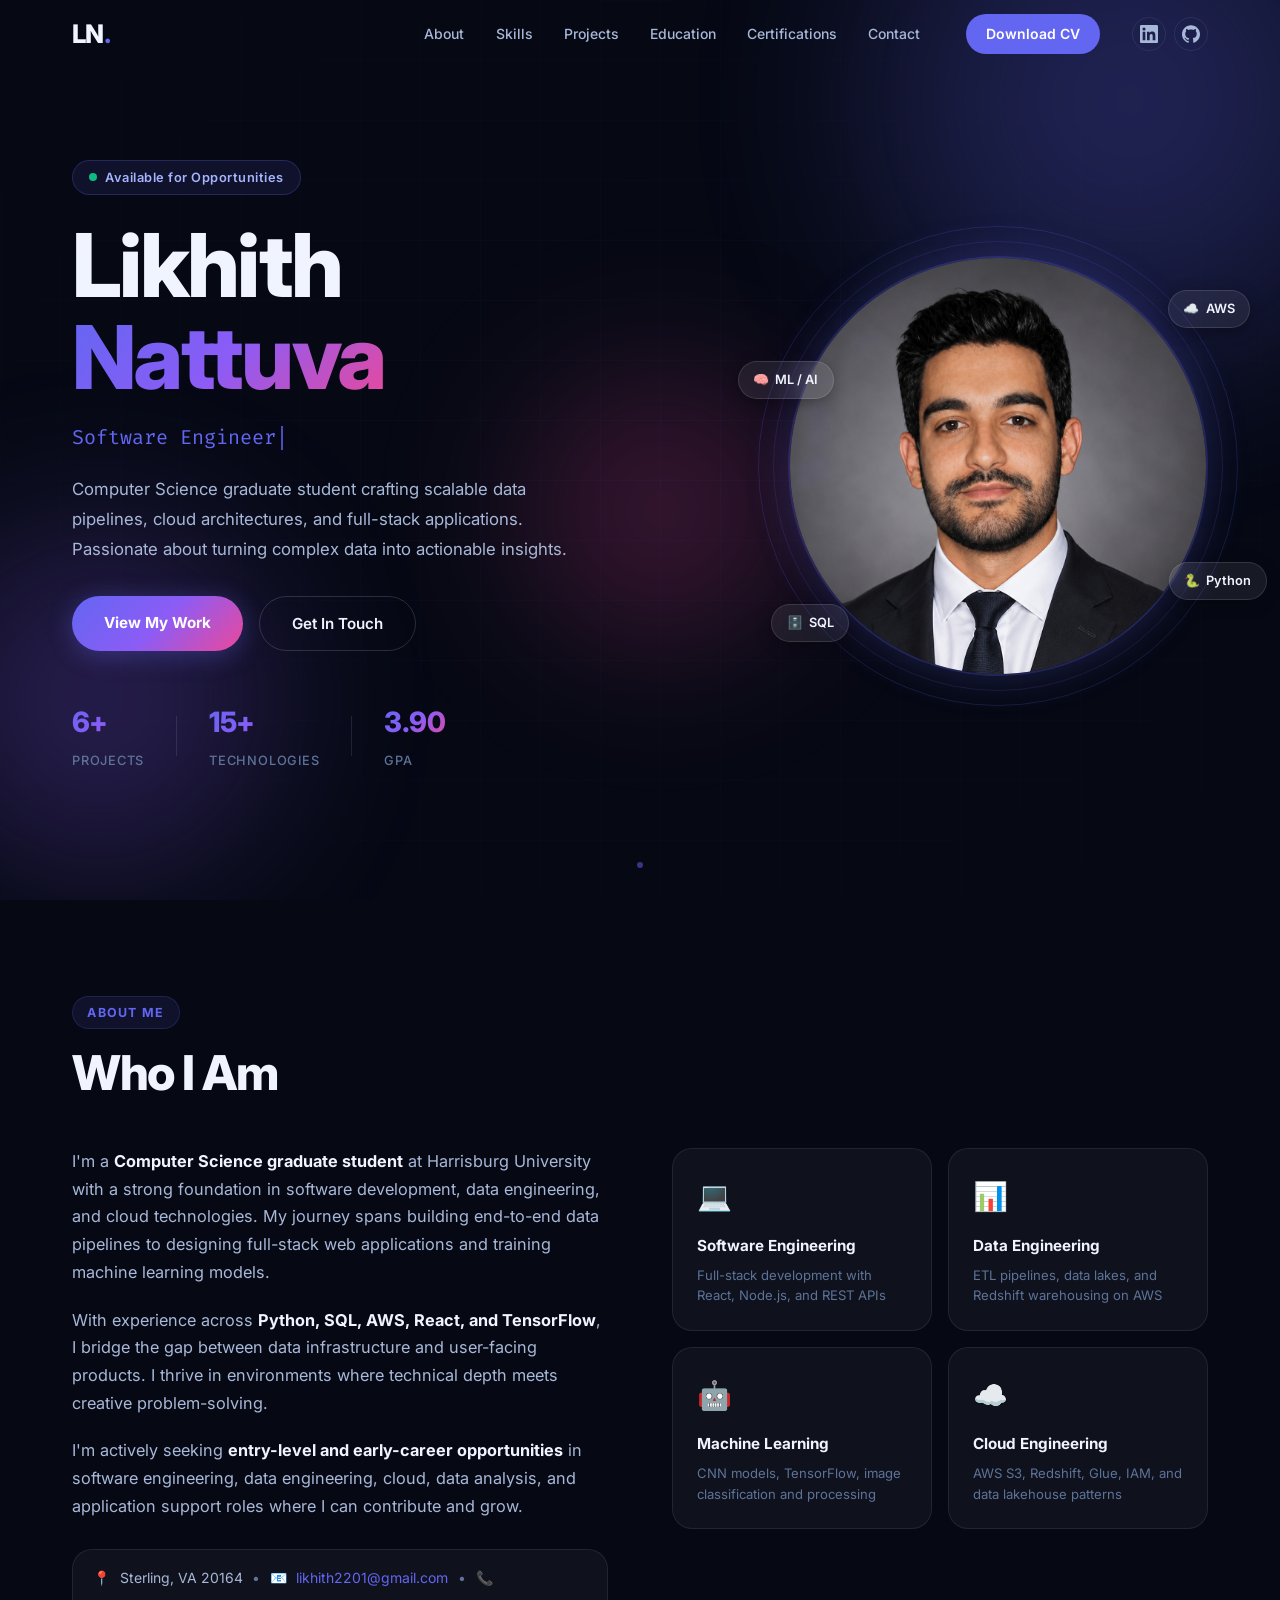
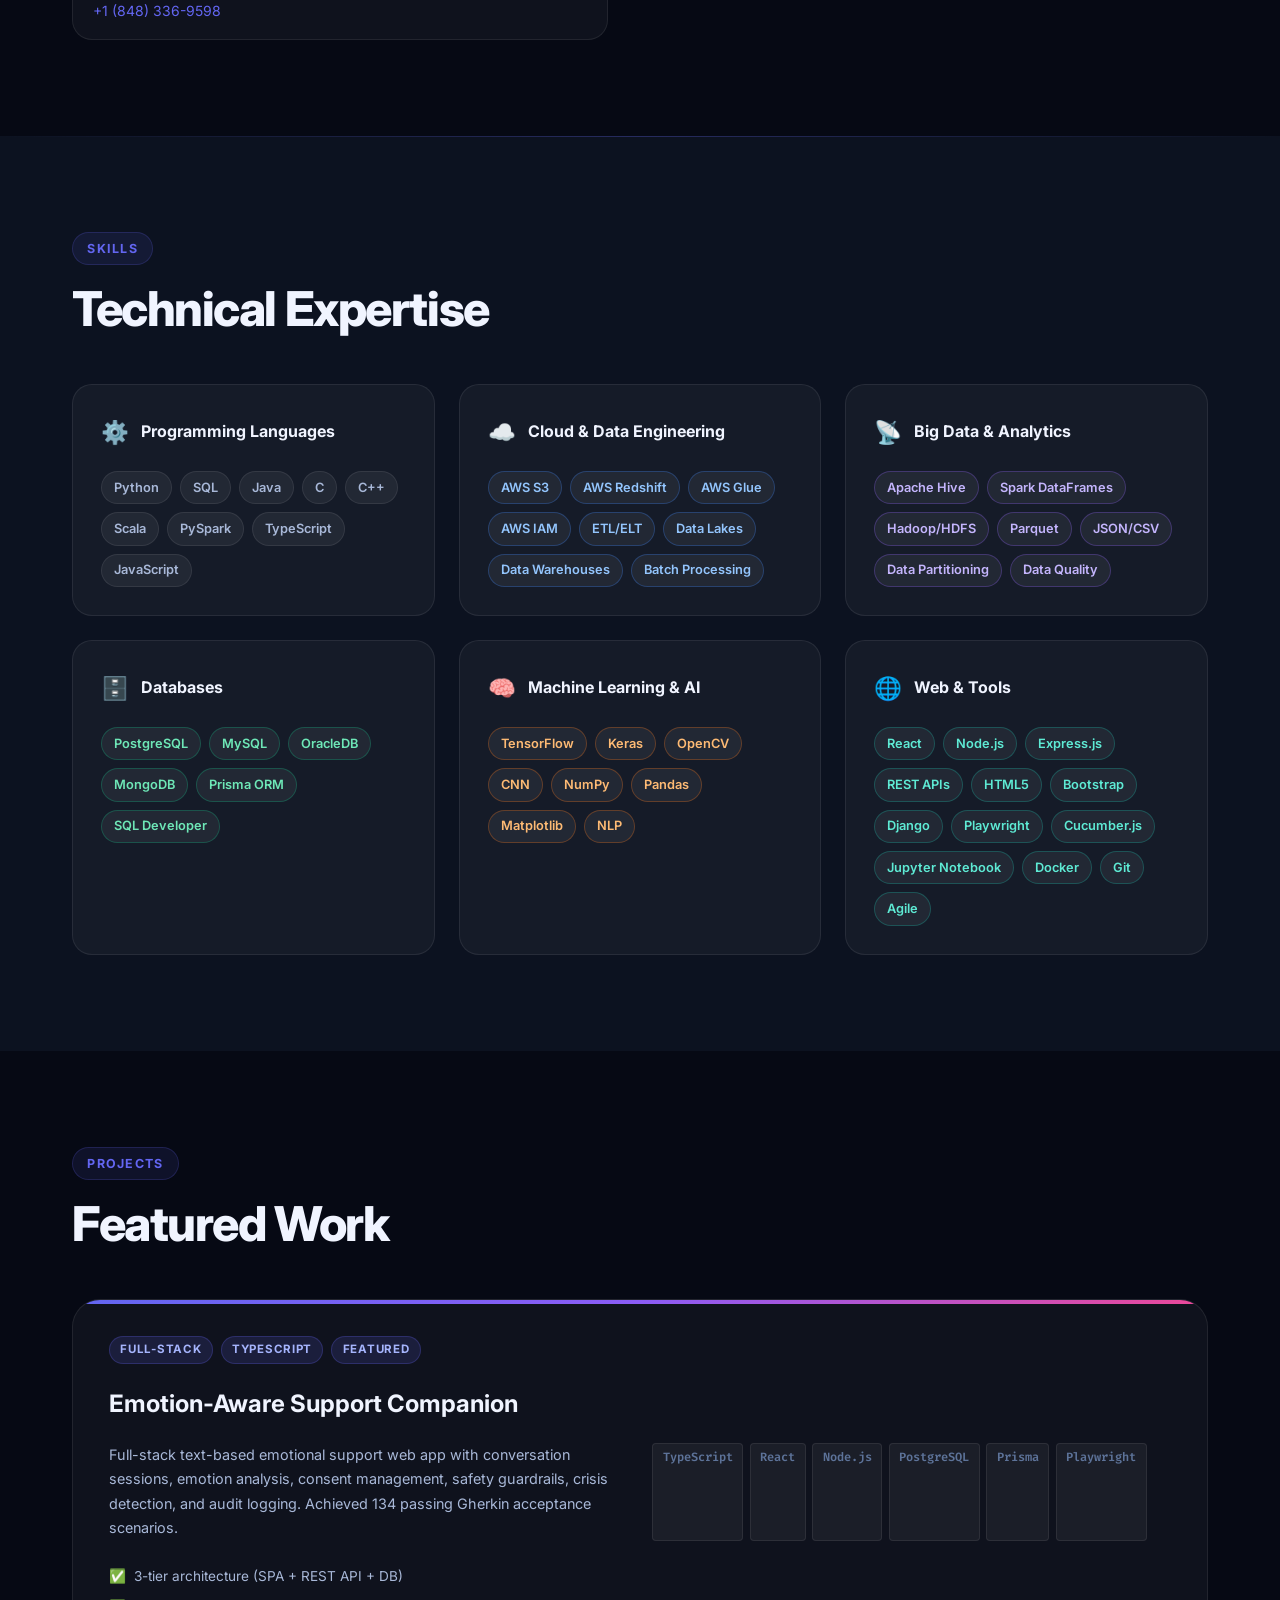
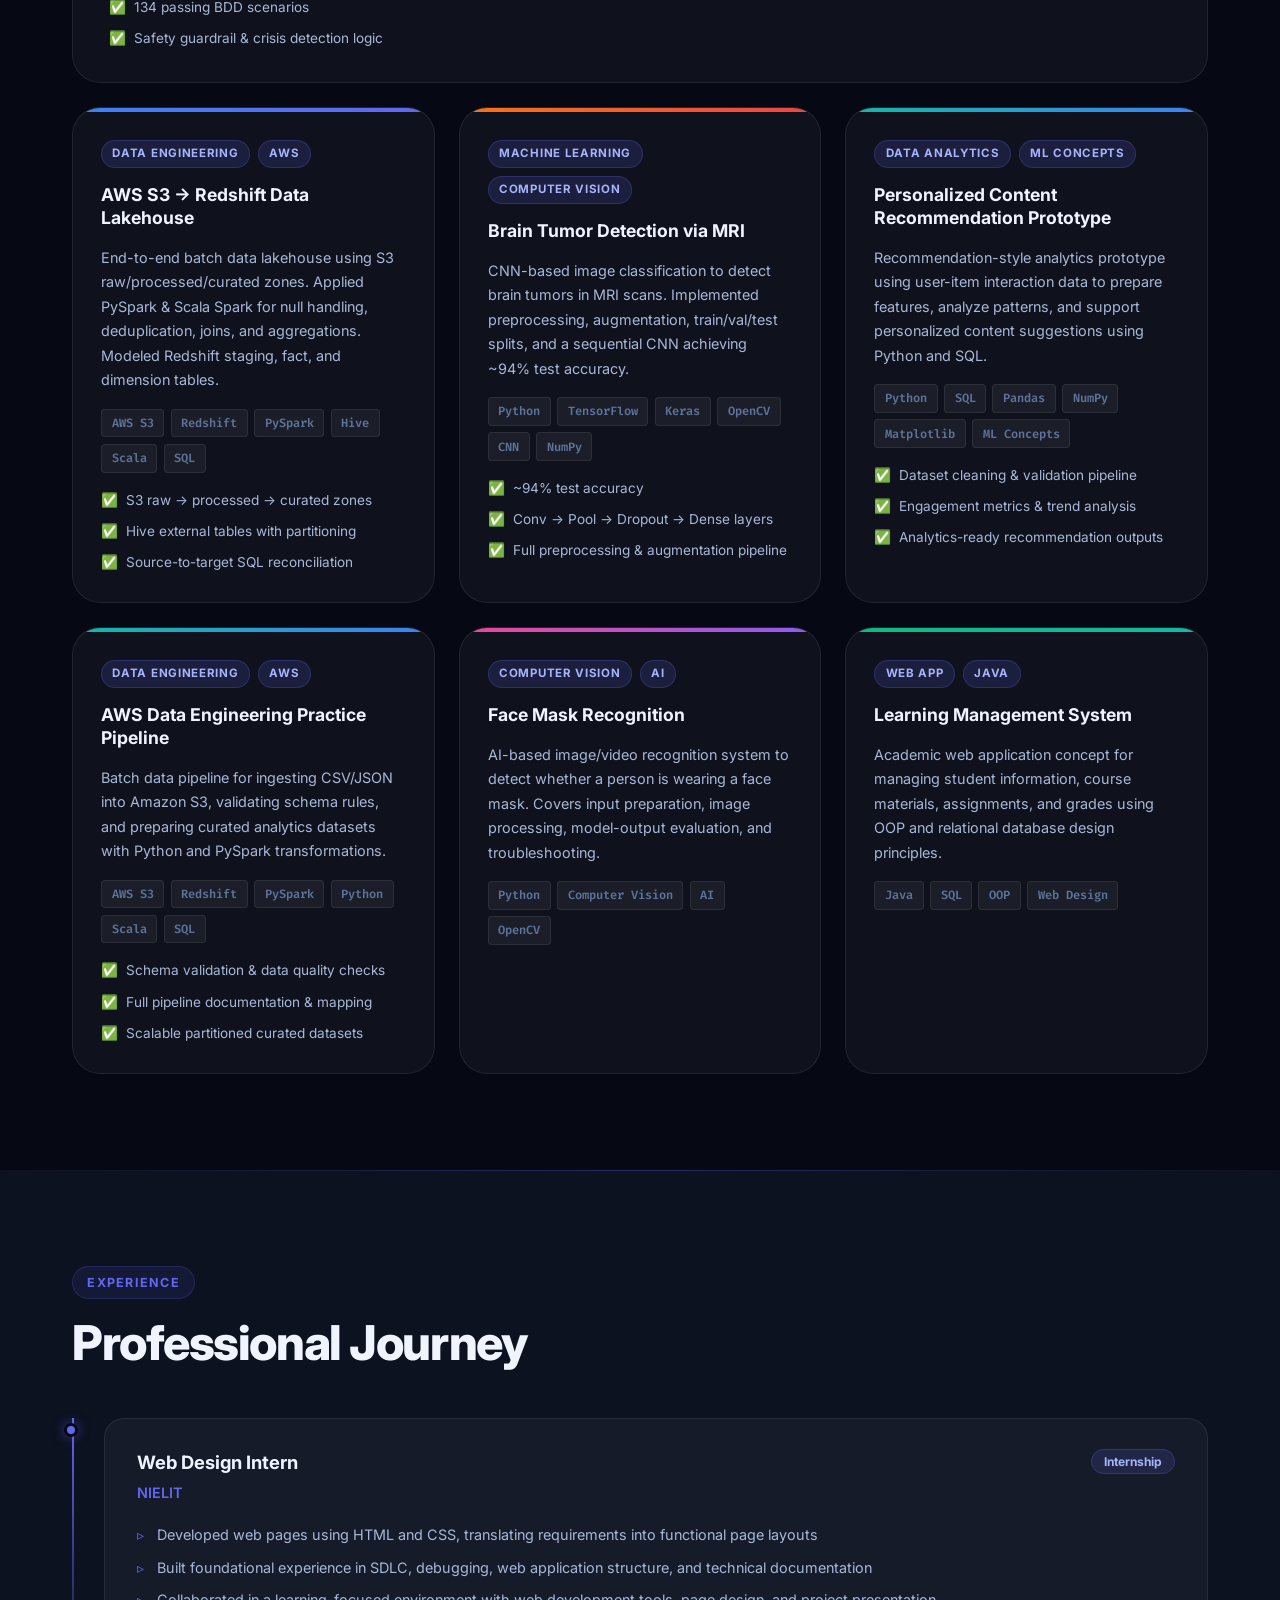
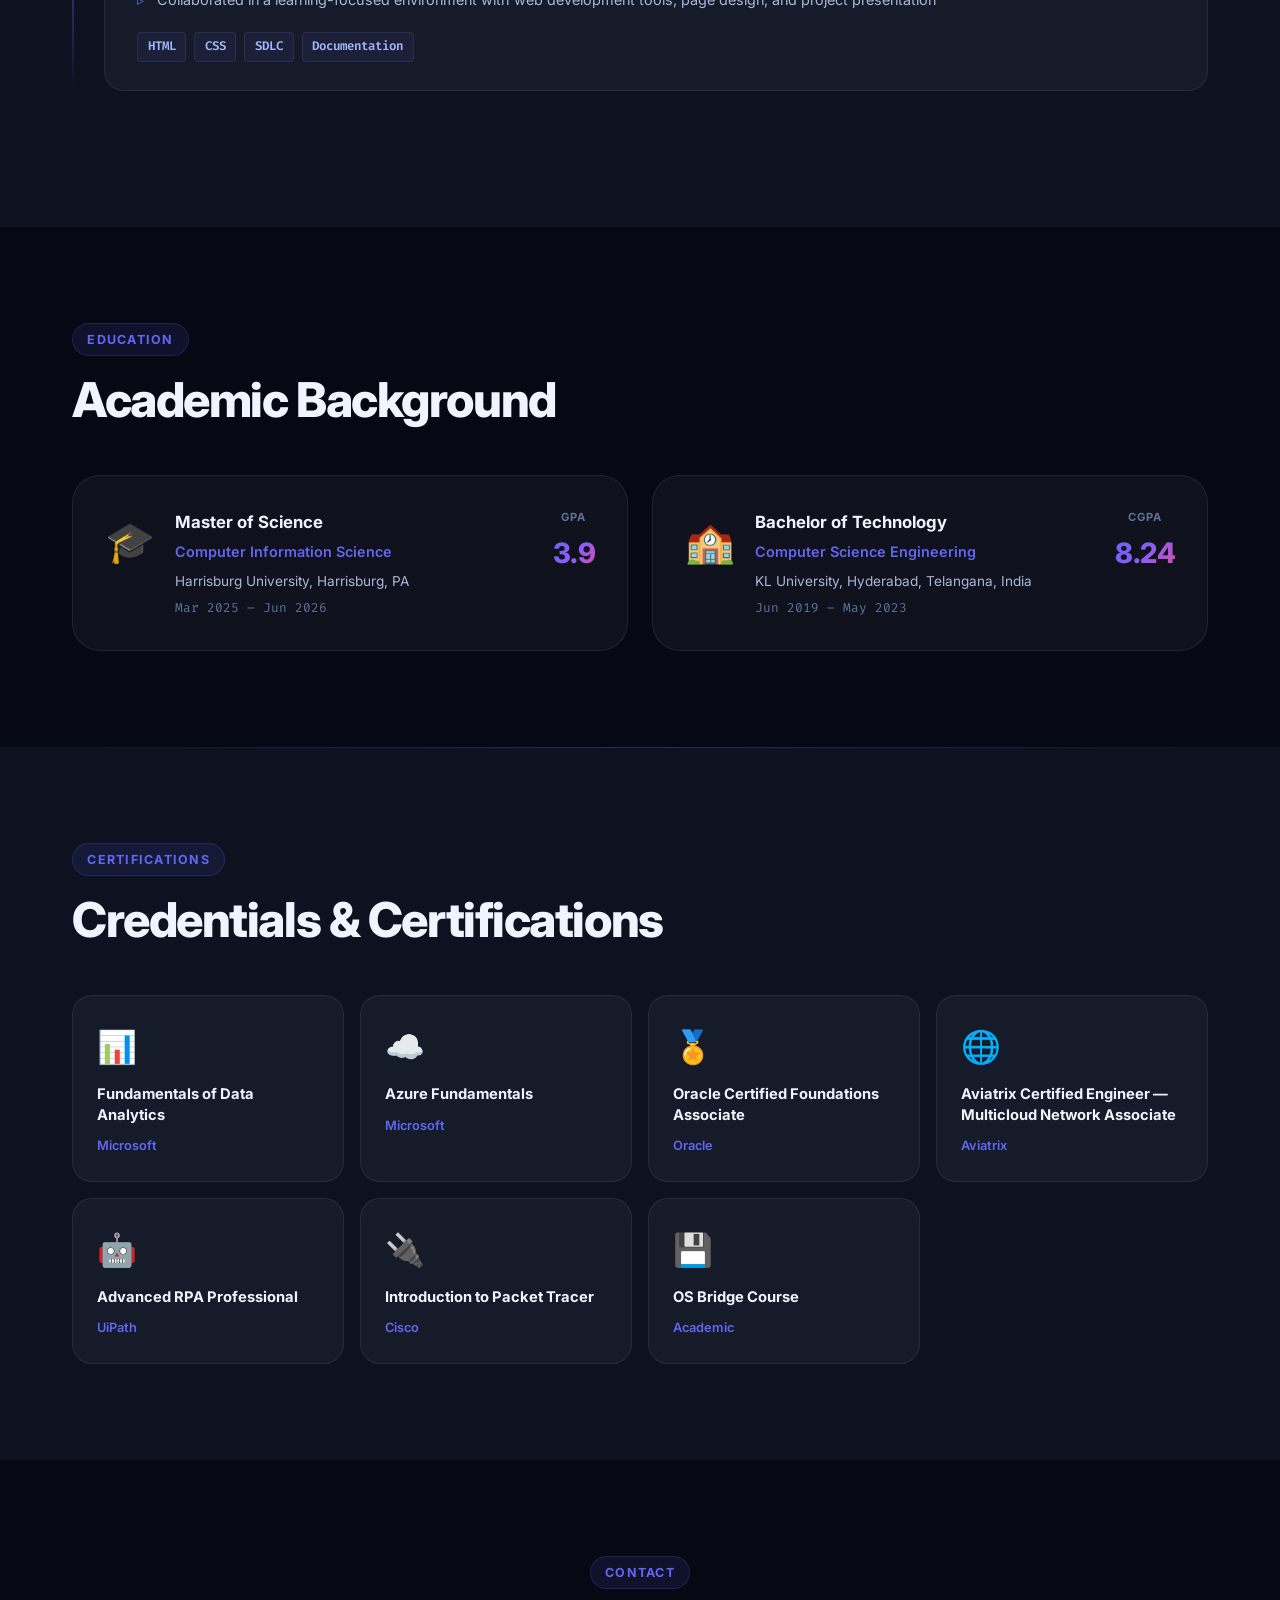
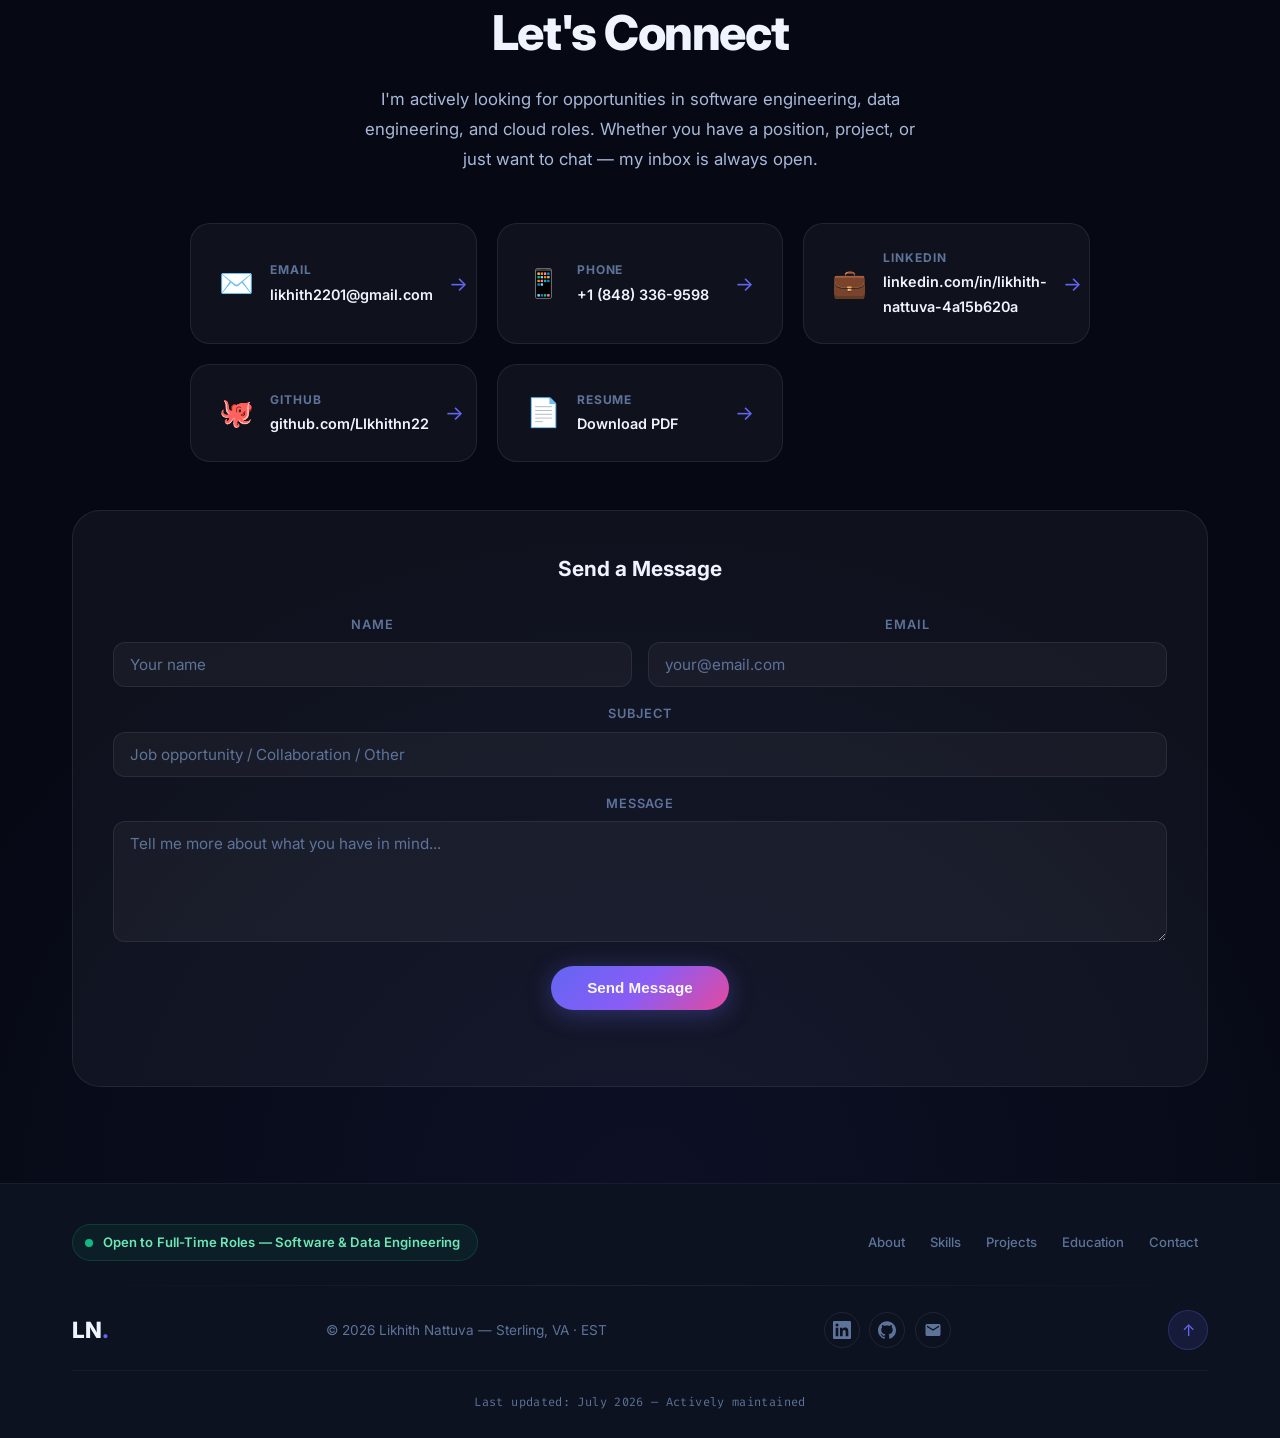
<file: index.html>
<!DOCTYPE html>
<html lang="en">
<head>
  <meta charset="UTF-8" />
  <meta name="viewport" content="width=device-width, initial-scale=1.0" />
  <title>Likhith Nattuva | Software & Data Engineer</title>
  <meta name="description" content="Portfolio of Likhith Nattuva — Software Engineer, Data Engineer & Cloud Engineer specializing in Python, AWS, Machine Learning, and Full-Stack Development." />
  <meta name="keywords" content="Likhith Nattuva, Software Engineer, Data Engineer, Cloud Engineer, Python, AWS, Machine Learning, Portfolio" />
  <meta name="author" content="Likhith Nattuva" />
  <meta property="og:title" content="Likhith Nattuva | Software & Data Engineer" />
  <meta property="og:description" content="Explore Likhith's projects, skills, and experience in software, data, and cloud engineering." />
  <meta property="og:type" content="website" />
  <meta property="og:url" content="https://likhithnattuva.vercel.app" />
  <meta property="og:image" content="profile.png" />
  <meta name="twitter:card" content="summary_large_image" />
  <meta name="twitter:title" content="Likhith Nattuva | Software & Data Engineer" />
  <meta name="twitter:description" content="Explore Likhith's projects, skills, and experience in software, data, and cloud engineering." />
  <meta name="twitter:image" content="profile.png" />
  <link rel="preconnect" href="https://fonts.googleapis.com" />
  <link rel="preconnect" href="https://fonts.gstatic.com" crossorigin />
  <link href="https://fonts.googleapis.com/css2?family=Inter:wght@300;400;500;600;700;800&family=Fira+Code:wght@400;500&display=swap" rel="stylesheet" />
  <link rel="stylesheet" href="style.css" />
</head>
<body>

  <!-- ─── NAVIGATION ─── -->
  <nav id="navbar" role="navigation" aria-label="Main navigation">
    <div class="nav-inner">
      <a href="#hero" class="nav-logo" id="nav-logo-link">LN<span class="dot">.</span></a>
      <ul class="nav-links" role="list">
        <li><a href="#about" id="nav-about">About</a></li>
        <li><a href="#skills" id="nav-skills">Skills</a></li>
        <li><a href="#projects" id="nav-projects">Projects</a></li>
        <li><a href="#education" id="nav-education">Education</a></li>
        <li><a href="#certifications" id="nav-certs">Certifications</a></li>
        <li><a href="#contact" id="nav-contact">Contact</a></li>
      </ul>
      <a href="likhith_nattuvaresume.pdf" download class="btn-resume" id="btn-download-resume">Download CV</a>
      <div class="nav-social">
        <a href="https://www.linkedin.com/in/likhith-nattuva-4a15b620a/" target="_blank" rel="noopener noreferrer" aria-label="LinkedIn" class="nav-social-link">
          <svg width="18" height="18" viewBox="0 0 24 24" fill="currentColor"><path d="M20.447 20.452h-3.554v-5.569c0-1.328-.027-3.037-1.852-3.037-1.853 0-2.136 1.445-2.136 2.939v5.667H9.351V9h3.414v1.561h.046c.477-.9 1.637-1.85 3.37-1.85 3.601 0 4.267 2.37 4.267 5.455v6.286zM5.337 7.433a2.062 2.062 0 01-2.063-2.065 2.064 2.064 0 112.063 2.065zm1.782 13.019H3.555V9h3.564v11.452zM22.225 0H1.771C.792 0 0 .774 0 1.729v20.542C0 23.227.792 24 1.771 24h20.451C23.2 24 24 23.227 24 22.271V1.729C24 .774 23.2 0 22.222 0h.003z"/></svg>
        </a>
        <a href="https://github.com/LIkhithn22" target="_blank" rel="noopener noreferrer" aria-label="GitHub" class="nav-social-link">
          <svg width="18" height="18" viewBox="0 0 24 24" fill="currentColor"><path d="M12 .297c-6.63 0-12 5.373-12 12 0 5.303 3.438 9.8 8.205 11.385.6.113.82-.258.82-.577 0-.285-.01-1.04-.015-2.04-3.338.724-4.042-1.61-4.042-1.61C4.422 18.07 3.633 17.7 3.633 17.7c-1.087-.744.084-.729.084-.729 1.205.084 1.838 1.236 1.838 1.236 1.07 1.835 2.809 1.305 3.495.998.108-.776.417-1.305.76-1.605-2.665-.3-5.466-1.332-5.466-5.93 0-1.31.465-2.38 1.235-3.22-.135-.303-.54-1.523.105-3.176 0 0 1.005-.322 3.3 1.23.96-.267 1.98-.399 3-.405 1.02.006 2.04.138 3 .405 2.28-1.552 3.285-1.23 3.285-1.23.645 1.653.24 2.873.12 3.176.765.84 1.23 1.91 1.23 3.22 0 4.61-2.805 5.625-5.475 5.92.42.36.81 1.096.81 2.22 0 1.606-.015 2.896-.015 3.286 0 .315.21.69.825.57C20.565 22.092 24 17.592 24 12.297c0-6.627-5.373-12-12-12"/></svg>
        </a>
      </div>
      <button class="hamburger" id="hamburger-btn" aria-label="Toggle menu" aria-expanded="false">
        <span></span><span></span><span></span>
      </button>
    </div>
  </nav>

  <!-- ─── HERO ─── -->
  <section id="hero" class="hero-section" aria-label="Introduction">
    <div class="hero-bg">
      <div class="orb orb-1"></div>
      <div class="orb orb-2"></div>
      <div class="orb orb-3"></div>
      <div class="grid-overlay"></div>
    </div>
    <div class="hero-content">
      <div class="hero-badge" id="hero-badge">
        <span class="badge-dot"></span>
        Available for Opportunities
      </div>
      <h1 id="hero-name">Likhith<br /><span class="gradient-text">Nattuva</span></h1>
      <p class="hero-subtitle" id="hero-subtitle">
        <span class="typed-text" id="typed-text"></span><span class="cursor-blink">|</span>
      </p>
      <p class="hero-desc" id="hero-desc">
        Computer Science graduate student crafting scalable data pipelines, cloud architectures, and full-stack applications. Passionate about turning complex data into actionable insights.
      </p>
      <div class="hero-cta" id="hero-cta">
        <a href="#projects" class="btn-primary" id="btn-view-work">View My Work</a>
        <a href="#contact" class="btn-outline" id="btn-get-in-touch">Get In Touch</a>
      </div>
      <div class="hero-stats" id="hero-stats">
        <div class="stat-item">
          <span class="stat-number" id="stat-projects">6+</span>
          <span class="stat-label">Projects</span>
        </div>
        <div class="stat-divider"></div>
        <div class="stat-item">
          <span class="stat-number" id="stat-skills">15+</span>
          <span class="stat-label">Technologies</span>
        </div>
        <div class="stat-divider"></div>
        <div class="stat-item">
          <span class="stat-number" id="stat-gpa">3.9</span>
          <span class="stat-label">GPA</span>
        </div>
      </div>
    </div>
    <div class="hero-image-wrap" id="hero-image-wrap">
      <div class="hero-image-ring ring-outer"></div>
      <div class="hero-image-ring ring-inner"></div>
      <div class="hero-image-container">
        <img src="profile.png" alt="Likhith Nattuva — Software Engineer" class="hero-photo" id="hero-photo" />
      </div>
      <div class="floating-chip chip-1" id="chip-aws">
        <span>☁️</span> AWS
      </div>
      <div class="floating-chip chip-2" id="chip-python">
        <span>🐍</span> Python
      </div>
      <div class="floating-chip chip-3" id="chip-ml">
        <span>🧠</span> ML / AI
      </div>
      <div class="floating-chip chip-4" id="chip-sql">
        <span>🗄️</span> SQL
      </div>
    </div>
    <div class="scroll-indicator" id="scroll-indicator" aria-hidden="true">
      <div class="scroll-dot"></div>
    </div>
  </section>

  <!-- ─── ABOUT ─── -->
  <section id="about" class="section about-section" aria-label="About Me">
    <div class="container">
      <div class="section-tag" id="about-tag">About Me</div>
      <h2 class="section-title" id="about-title">Who I Am</h2>
      <div class="about-grid">
        <div class="about-text" id="about-text">
          <p>I'm a <strong>Computer Science graduate student</strong> at Harrisburg University with a strong foundation in software development, data engineering, and cloud technologies. My journey spans building end-to-end data pipelines to designing full-stack web applications and training machine learning models.</p>
          <p>With experience across <strong>Python, SQL, AWS, React, and TensorFlow</strong>, I bridge the gap between data infrastructure and user-facing products. I thrive in environments where technical depth meets creative problem-solving.</p>
          <p>I'm actively seeking <strong>entry-level and early-career opportunities</strong> in software engineering, data engineering, cloud, data analysis, and application support roles where I can contribute and grow.</p>
          <div class="about-location" id="about-location">
            <span class="location-icon">📍</span>
            <span>Sterling, VA 20164</span>
            <span class="sep">•</span>
            <span class="location-icon">📧</span>
            <a href="mailto:likhith2201@gmail.com">likhith2201@gmail.com</a>
            <span class="sep">•</span>
            <span class="location-icon">📞</span>
            <a href="tel:+18483369598">+1 (848) 336-9598</a>
          </div>
        </div>
        <div class="about-cards" id="about-cards">
          <div class="about-card" id="card-swe">
            <div class="card-icon">💻</div>
            <h3>Software Engineering</h3>
            <p>Full-stack development with React, Node.js, and REST APIs</p>
          </div>
          <div class="about-card" id="card-data">
            <div class="card-icon">📊</div>
            <h3>Data Engineering</h3>
            <p>ETL pipelines, data lakes, and Redshift warehousing on AWS</p>
          </div>
          <div class="about-card" id="card-ml">
            <div class="card-icon">🤖</div>
            <h3>Machine Learning</h3>
            <p>CNN models, TensorFlow, image classification and processing</p>
          </div>
          <div class="about-card" id="card-cloud">
            <div class="card-icon">☁️</div>
            <h3>Cloud Engineering</h3>
            <p>AWS S3, Redshift, Glue, IAM, and data lakehouse patterns</p>
          </div>
        </div>
      </div>
    </div>
  </section>

  <!-- ─── SKILLS ─── -->
  <section id="skills" class="section skills-section" aria-label="Technical Skills">
    <div class="container">
      <div class="section-tag" id="skills-tag">Skills</div>
      <h2 class="section-title" id="skills-title">Technical Expertise</h2>
      <div class="skills-grid" id="skills-grid">

        <div class="skill-category" id="skill-cat-lang">
          <div class="skill-cat-header">
            <span class="skill-cat-icon">⚙️</span>
            <h3>Programming Languages</h3>
          </div>
          <div class="skill-pills">
            <span class="pill">Python</span>
            <span class="pill">SQL</span>
            <span class="pill">Java</span>
            <span class="pill">C</span>
            <span class="pill">C++</span>
            <span class="pill">Scala</span>
            <span class="pill">PySpark</span>
            <span class="pill">TypeScript</span>
            <span class="pill">JavaScript</span>
          </div>
        </div>

        <div class="skill-category" id="skill-cat-cloud">
          <div class="skill-cat-header">
            <span class="skill-cat-icon">☁️</span>
            <h3>Cloud & Data Engineering</h3>
          </div>
          <div class="skill-pills">
            <span class="pill pill-blue">AWS S3</span>
            <span class="pill pill-blue">AWS Redshift</span>
            <span class="pill pill-blue">AWS Glue</span>
            <span class="pill pill-blue">AWS IAM</span>
            <span class="pill pill-blue">ETL/ELT</span>
            <span class="pill pill-blue">Data Lakes</span>
            <span class="pill pill-blue">Data Warehouses</span>
            <span class="pill pill-blue">Batch Processing</span>
          </div>
        </div>

        <div class="skill-category" id="skill-cat-bigdata">
          <div class="skill-cat-header">
            <span class="skill-cat-icon">📡</span>
            <h3>Big Data & Analytics</h3>
          </div>
          <div class="skill-pills">
            <span class="pill pill-purple">Apache Hive</span>
            <span class="pill pill-purple">Spark DataFrames</span>
            <span class="pill pill-purple">Hadoop/HDFS</span>
            <span class="pill pill-purple">Parquet</span>
            <span class="pill pill-purple">JSON/CSV</span>
            <span class="pill pill-purple">Data Partitioning</span>
            <span class="pill pill-purple">Data Quality</span>
          </div>
        </div>

        <div class="skill-category" id="skill-cat-db">
          <div class="skill-cat-header">
            <span class="skill-cat-icon">🗄️</span>
            <h3>Databases</h3>
          </div>
          <div class="skill-pills">
            <span class="pill pill-green">PostgreSQL</span>
            <span class="pill pill-green">MySQL</span>
            <span class="pill pill-green">OracleDB</span>
            <span class="pill pill-green">MongoDB</span>
            <span class="pill pill-green">Prisma ORM</span>
            <span class="pill pill-green">SQL Developer</span>
          </div>
        </div>

        <div class="skill-category" id="skill-cat-ml">
          <div class="skill-cat-header">
            <span class="skill-cat-icon">🧠</span>
            <h3>Machine Learning & AI</h3>
          </div>
          <div class="skill-pills">
            <span class="pill pill-orange">TensorFlow</span>
            <span class="pill pill-orange">Keras</span>
            <span class="pill pill-orange">OpenCV</span>
            <span class="pill pill-orange">CNN</span>
            <span class="pill pill-orange">NumPy</span>
            <span class="pill pill-orange">Pandas</span>
            <span class="pill pill-orange">Matplotlib</span>
            <span class="pill pill-orange">NLP</span>
          </div>
        </div>

        <div class="skill-category" id="skill-cat-web">
          <div class="skill-cat-header">
            <span class="skill-cat-icon">🌐</span>
            <h3>Web & Tools</h3>
          </div>
          <div class="skill-pills">
            <span class="pill pill-teal">React</span>
            <span class="pill pill-teal">Node.js</span>
            <span class="pill pill-teal">Express.js</span>
            <span class="pill pill-teal">REST APIs</span>
            <span class="pill pill-teal">HTML5</span>
            <span class="pill pill-teal">Bootstrap</span>
            <span class="pill pill-teal">Django</span>
            <span class="pill pill-teal">Playwright</span>
            <span class="pill pill-teal">Cucumber.js</span>
            <span class="pill pill-teal">Jupyter Notebook</span>
            <span class="pill pill-teal">Docker</span>
            <span class="pill pill-teal">Git</span>
            <span class="pill pill-teal">Agile</span>
          </div>
        </div>

      </div>
    </div>
  </section>

  <!-- ─── PROJECTS ─── -->
  <section id="projects" class="section projects-section" aria-label="Technical Projects">
    <div class="container">
      <div class="section-tag" id="projects-tag">Projects</div>
      <h2 class="section-title" id="projects-title">Featured Work</h2>
      <div class="projects-grid" id="projects-grid">

        <article class="project-card featured" id="proj-emotion">
          <div class="proj-gradient grad-purple"></div>
          <div class="proj-content">
            <div class="proj-tags">
              <span class="proj-tag">Full-Stack</span>
              <span class="proj-tag">TypeScript</span>
              <span class="proj-tag">Featured</span>
            </div>
            <h3>Emotion-Aware Support Companion</h3>
            <p>Full-stack text-based emotional support web app with conversation sessions, emotion analysis, consent management, safety guardrails, crisis detection, and audit logging. Achieved 134 passing Gherkin acceptance scenarios.</p>
            <div class="proj-tech-stack">
              <span>TypeScript</span><span>React</span><span>Node.js</span><span>PostgreSQL</span><span>Prisma</span><span>Playwright</span>
            </div>
            <div class="proj-highlights">
              <div class="proj-highlight"><span class="highlight-icon">✅</span> 3-tier architecture (SPA + REST API + DB)</div>
              <div class="proj-highlight"><span class="highlight-icon">✅</span> 134 passing BDD scenarios</div>
              <div class="proj-highlight"><span class="highlight-icon">✅</span> Safety guardrail & crisis detection logic</div>
            </div>
          </div>
        </article>

        <article class="project-card" id="proj-lakehouse">
          <div class="proj-gradient grad-blue"></div>
          <div class="proj-content">
            <div class="proj-tags">
              <span class="proj-tag">Data Engineering</span>
              <span class="proj-tag">AWS</span>
            </div>
            <h3>AWS S3 → Redshift Data Lakehouse</h3>
            <p>End-to-end batch data lakehouse using S3 raw/processed/curated zones. Applied PySpark & Scala Spark for null handling, deduplication, joins, and aggregations. Modeled Redshift staging, fact, and dimension tables.</p>
            <div class="proj-tech-stack">
              <span>AWS S3</span><span>Redshift</span><span>PySpark</span><span>Hive</span><span>Scala</span><span>SQL</span>
            </div>
            <div class="proj-highlights">
              <div class="proj-highlight"><span class="highlight-icon">✅</span> S3 raw → processed → curated zones</div>
              <div class="proj-highlight"><span class="highlight-icon">✅</span> Hive external tables with partitioning</div>
              <div class="proj-highlight"><span class="highlight-icon">✅</span> Source-to-target SQL reconciliation</div>
            </div>
          </div>
        </article>

        <article class="project-card" id="proj-brain">
          <div class="proj-gradient grad-orange"></div>
          <div class="proj-content">
            <div class="proj-tags">
              <span class="proj-tag">Machine Learning</span>
              <span class="proj-tag">Computer Vision</span>
            </div>
            <h3>Brain Tumor Detection via MRI</h3>
            <p>CNN-based image classification to detect brain tumors in MRI scans. Implemented preprocessing, augmentation, train/val/test splits, and a sequential CNN achieving ~94% test accuracy.</p>
            <div class="proj-tech-stack">
              <span>Python</span><span>TensorFlow</span><span>Keras</span><span>OpenCV</span><span>CNN</span><span>NumPy</span>
            </div>
            <div class="proj-highlights">
              <div class="proj-highlight"><span class="highlight-icon">✅</span> ~94% test accuracy</div>
              <div class="proj-highlight"><span class="highlight-icon">✅</span> Conv → Pool → Dropout → Dense layers</div>
              <div class="proj-highlight"><span class="highlight-icon">✅</span> Full preprocessing & augmentation pipeline</div>
            </div>
          </div>
        </article>

        <article class="project-card" id="proj-recommendation">
          <div class="proj-gradient grad-teal"></div>
          <div class="proj-content">
            <div class="proj-tags">
              <span class="proj-tag">Data Analytics</span>
              <span class="proj-tag">ML Concepts</span>
            </div>
            <h3>Personalized Content Recommendation Prototype</h3>
            <p>Recommendation-style analytics prototype using user-item interaction data to prepare features, analyze patterns, and support personalized content suggestions using Python and SQL.</p>
            <div class="proj-tech-stack">
              <span>Python</span><span>SQL</span><span>Pandas</span><span>NumPy</span><span>Matplotlib</span><span>ML Concepts</span>
            </div>
            <div class="proj-highlights">
              <div class="proj-highlight"><span class="highlight-icon">✅</span> Dataset cleaning &amp; validation pipeline</div>
              <div class="proj-highlight"><span class="highlight-icon">✅</span> Engagement metrics &amp; trend analysis</div>
              <div class="proj-highlight"><span class="highlight-icon">✅</span> Analytics-ready recommendation outputs</div>
            </div>
          </div>
        </article>

        <article class="project-card" id="proj-awspipeline">
          <div class="proj-gradient grad-teal"></div>
          <div class="proj-content">
            <div class="proj-tags">
              <span class="proj-tag">Data Engineering</span>
              <span class="proj-tag">AWS</span>
            </div>
            <h3>AWS Data Engineering Practice Pipeline</h3>
            <p>Batch data pipeline for ingesting CSV/JSON into Amazon S3, validating schema rules, and preparing curated analytics datasets with Python and PySpark transformations.</p>
            <div class="proj-tech-stack">
              <span>AWS S3</span><span>Redshift</span><span>PySpark</span><span>Python</span><span>Scala</span><span>SQL</span>
            </div>
            <div class="proj-highlights">
              <div class="proj-highlight"><span class="highlight-icon">✅</span> Schema validation & data quality checks</div>
              <div class="proj-highlight"><span class="highlight-icon">✅</span> Full pipeline documentation & mapping</div>
              <div class="proj-highlight"><span class="highlight-icon">✅</span> Scalable partitioned curated datasets</div>
            </div>
          </div>
        </article>

        <article class="project-card" id="proj-facemask">
          <div class="proj-gradient grad-pink"></div>
          <div class="proj-content">
            <div class="proj-tags">
              <span class="proj-tag">Computer Vision</span>
              <span class="proj-tag">AI</span>
            </div>
            <h3>Face Mask Recognition</h3>
            <p>AI-based image/video recognition system to detect whether a person is wearing a face mask. Covers input preparation, image processing, model-output evaluation, and troubleshooting.</p>
            <div class="proj-tech-stack">
              <span>Python</span><span>Computer Vision</span><span>AI</span><span>OpenCV</span>
            </div>
          </div>
        </article>

        <article class="project-card" id="proj-lms">
          <div class="proj-gradient grad-green"></div>
          <div class="proj-content">
            <div class="proj-tags">
              <span class="proj-tag">Web App</span>
              <span class="proj-tag">Java</span>
            </div>
            <h3>Learning Management System</h3>
            <p>Academic web application concept for managing student information, course materials, assignments, and grades using OOP and relational database design principles.</p>
            <div class="proj-tech-stack">
              <span>Java</span><span>SQL</span><span>OOP</span><span>Web Design</span>
            </div>
          </div>
        </article>

      </div>
    </div>
  </section>

  <!-- ─── EXPERIENCE ─── -->
  <section id="experience" class="section exp-section" aria-label="Professional Experience">
    <div class="container">
      <div class="section-tag" id="exp-tag">Experience</div>
      <h2 class="section-title" id="exp-title">Professional Journey</h2>
      <div class="timeline" id="exp-timeline">
        <div class="timeline-item" id="exp-nielit">
          <div class="timeline-dot"></div>
          <div class="timeline-content">
            <div class="exp-header">
              <div>
                <h3>Web Design Intern</h3>
                <span class="exp-company">NIELIT</span>
              </div>
              <div class="exp-meta">
                <span class="exp-badge">Internship</span>
              </div>
            </div>
            <ul class="exp-bullets">
              <li>Developed web pages using HTML and CSS, translating requirements into functional page layouts</li>
              <li>Built foundational experience in SDLC, debugging, web application structure, and technical documentation</li>
              <li>Collaborated in a learning-focused environment with web development tools, page design, and project presentation</li>
            </ul>
            <div class="exp-skills">
              <span>HTML</span><span>CSS</span><span>SDLC</span><span>Documentation</span>
            </div>
          </div>
        </div>
      </div>
    </div>
  </section>

  <!-- ─── EDUCATION ─── -->
  <section id="education" class="section edu-section" aria-label="Education">
    <div class="container">
      <div class="section-tag" id="edu-tag">Education</div>
      <h2 class="section-title" id="edu-title">Academic Background</h2>
      <div class="edu-cards" id="edu-cards">

        <div class="edu-card" id="edu-harrisburg">
          <div class="edu-icon">🎓</div>
          <div class="edu-info">
            <h3>Master of Science</h3>
            <p class="edu-major">Computer Information Science</p>
            <p class="edu-school">Harrisburg University, Harrisburg, PA</p>
            <p class="edu-period">Mar 2025 – Jun 2026 </p>
          </div>
          <div class="edu-gpa">
            <span class="gpa-label">GPA</span>
            <span class="gpa-value">3.9</span>
          </div>
        </div>

        <div class="edu-card" id="edu-kl">
          <div class="edu-icon">🏫</div>
          <div class="edu-info">
            <h3>Bachelor of Technology</h3>
            <p class="edu-major">Computer Science Engineering</p>
            <p class="edu-school">KL University, Hyderabad, Telangana, India</p>
            <p class="edu-period">Jun 2019 – May 2023</p>
          </div>
          <div class="edu-gpa">
            <span class="gpa-label">CGPA</span>
            <span class="gpa-value">8.24</span>
          </div>
        </div>

      </div>
    </div>
  </section>

  <!-- ─── CERTIFICATIONS ─── -->
  <section id="certifications" class="section cert-section" aria-label="Certifications">
    <div class="container">
      <div class="section-tag" id="cert-tag">Certifications</div>
      <h2 class="section-title" id="cert-title">Credentials & Certifications</h2>
      <div class="cert-grid" id="cert-grid">

        <div class="cert-card" id="cert-azure">
          <div class="cert-icon">📊</div>
          <div class="cert-name">Fundamentals of Data Analytics</div>
          <div class="cert-issuer">Microsoft</div>
        </div>
        <div class="cert-card" id="cert-az900">
          <div class="cert-icon">☁️</div>
          <div class="cert-name">Azure Fundamentals</div>
          <div class="cert-issuer">Microsoft</div>
        </div>
        <div class="cert-card" id="cert-oracle">
          <div class="cert-icon">🏅</div>
          <div class="cert-name">Oracle Certified Foundations Associate</div>
          <div class="cert-issuer">Oracle</div>
        </div>
        <div class="cert-card" id="cert-aviatrix">
          <div class="cert-icon">🌐</div>
          <div class="cert-name">Aviatrix Certified Engineer — Multicloud Network Associate</div>
          <div class="cert-issuer">Aviatrix</div>
        </div>
        <div class="cert-card" id="cert-rpa">
          <div class="cert-icon">🤖</div>
          <div class="cert-name">Advanced RPA Professional</div>
          <div class="cert-issuer">UiPath</div>
        </div>
        <div class="cert-card" id="cert-cisco">
          <div class="cert-icon">🔌</div>
          <div class="cert-name">Introduction to Packet Tracer</div>
          <div class="cert-issuer">Cisco</div>
        </div>
        <div class="cert-card" id="cert-os">
          <div class="cert-icon">💾</div>
          <div class="cert-name">OS Bridge Course</div>
          <div class="cert-issuer">Academic</div>
        </div>

      </div>
    </div>
  </section>

  <!-- ─── CONTACT ─── -->
  <section id="contact" class="section contact-section" aria-label="Contact">
    <div class="container">
      <div class="section-tag" id="contact-tag">Contact</div>
      <h2 class="section-title" id="contact-title">Let's Connect</h2>
      <p class="contact-desc" id="contact-desc">I'm actively looking for opportunities in software engineering, data engineering, and cloud roles. Whether you have a position, project, or just want to chat — my inbox is always open.</p>
      <div class="contact-cards" id="contact-cards">
        <a href="mailto:likhith2201@gmail.com" class="contact-card" id="contact-email">
          <div class="contact-card-icon">✉️</div>
          <div class="contact-card-info">
            <span class="contact-card-label">Email</span>
            <span class="contact-card-value">likhith2201@gmail.com</span>
          </div>
          <span class="contact-arrow">→</span>
        </a>
        <a href="tel:+18483369598" class="contact-card" id="contact-phone">
          <div class="contact-card-icon">📱</div>
          <div class="contact-card-info">
            <span class="contact-card-label">Phone</span>
            <span class="contact-card-value">+1 (848) 336-9598</span>
          </div>
          <span class="contact-arrow">→</span>
        </a>
        <a href="https://www.linkedin.com/in/likhith-nattuva-4a15b620a/" target="_blank" rel="noopener noreferrer" class="contact-card" id="contact-linkedin">
          <div class="contact-card-icon">💼</div>
          <div class="contact-card-info">
            <span class="contact-card-label">LinkedIn</span>
            <span class="contact-card-value">linkedin.com/in/likhith-nattuva-4a15b620a</span>
          </div>
          <span class="contact-arrow">→</span>
        </a>
        <a href="https://github.com/LIkhithn22" target="_blank" rel="noopener noreferrer" class="contact-card" id="contact-github">
          <div class="contact-card-icon">🐙</div>
          <div class="contact-card-info">
            <span class="contact-card-label">GitHub</span>
            <span class="contact-card-value">github.com/LIkhithn22</span>
          </div>
          <span class="contact-arrow">→</span>
        </a>
        <a href="likhith_nattuvaresume.pdf" download class="contact-card" id="contact-resume">
          <div class="contact-card-icon">📄</div>
          <div class="contact-card-info">
            <span class="contact-card-label">Resume</span>
            <span class="contact-card-value">Download PDF</span>
          </div>
          <span class="contact-arrow">→</span>
        </a>
      </div>

      <!-- Netlify Forms Contact Form -->
      <div class="contact-form-wrap" id="contact-form-section">
        <h3 class="contact-form-title">Send a Message</h3>
        <form name="contact" id="contact-form" method="POST" action="https://formspree.io/f/xzdlqzvq" novalidate>
          <div class="form-row">
            <div class="form-group">
              <label for="cf-name">Name</label>
              <input type="text" id="cf-name" name="name" placeholder="Your name" required />
            </div>
            <div class="form-group">
              <label for="cf-email">Email</label>
              <input type="email" id="cf-email" name="email" placeholder="your@email.com" required />
            </div>
          </div>
          <div class="form-group">
            <label for="cf-subject">Subject</label>
            <input type="text" id="cf-subject" name="subject" placeholder="Job opportunity / Collaboration / Other" required />
          </div>
          <div class="form-group">
            <label for="cf-message">Message</label>
            <textarea id="cf-message" name="message" rows="5" placeholder="Tell me more about what you have in mind..." required></textarea>
          </div>
          <button type="submit" class="btn-primary form-submit-btn" id="form-submit-btn">Send Message</button>
          <div id="form-status" class="form-status" role="alert" aria-live="polite"></div>
      </div>
    </div>
  </section>

  <!-- ─── FOOTER ─── -->
  <footer class="footer" id="footer" role="contentinfo">
    <div class="container">

      <!-- Row 1: Open to Work + Quick Nav -->
      <div class="footer-top">
        <div class="footer-open-to-work" id="footer-otw">
          <span class="otw-dot"></span>
          Open to Full-Time Roles &mdash; Software &amp; Data Engineering
        </div>
        <nav class="footer-nav" aria-label="Footer navigation">
          <a href="#about">About</a>
          <a href="#skills">Skills</a>
          <a href="#projects">Projects</a>
          <a href="#education">Education</a>
          <a href="#contact">Contact</a>
        </nav>
      </div>

      <div class="footer-divider"></div>

      <!-- Row 2: Logo + Copyright + Social + Back to Top -->
      <div class="footer-inner">
        <div class="footer-logo">LN<span class="dot">.</span></div>
        <p class="footer-copy">&copy; 2026 Likhith Nattuva &mdash; Sterling, VA &middot; EST</p>
        <div class="footer-social">
          <a href="https://www.linkedin.com/in/likhith-nattuva-4a15b620a/" target="_blank" rel="noopener noreferrer" aria-label="LinkedIn" class="footer-social-link">
            <svg width="18" height="18" viewBox="0 0 24 24" fill="currentColor"><path d="M20.447 20.452h-3.554v-5.569c0-1.328-.027-3.037-1.852-3.037-1.853 0-2.136 1.445-2.136 2.939v5.667H9.351V9h3.414v1.561h.046c.477-.9 1.637-1.85 3.37-1.85 3.601 0 4.267 2.37 4.267 5.455v6.286zM5.337 7.433a2.062 2.062 0 01-2.063-2.065 2.064 2.064 0 112.063 2.065zm1.782 13.019H3.555V9h3.564v11.452zM22.225 0H1.771C.792 0 0 .774 0 1.729v20.542C0 23.227.792 24 1.771 24h20.451C23.2 24 24 23.227 24 22.271V1.729C24 .774 23.2 0 22.222 0h.003z"/></svg>
          </a>
          <a href="https://github.com/LIkhithn22" target="_blank" rel="noopener noreferrer" aria-label="GitHub" class="footer-social-link">
            <svg width="18" height="18" viewBox="0 0 24 24" fill="currentColor"><path d="M12 .297c-6.63 0-12 5.373-12 12 0 5.303 3.438 9.8 8.205 11.385.6.113.82-.258.82-.577 0-.285-.01-1.04-.015-2.04-3.338.724-4.042-1.61-4.042-1.61C4.422 18.07 3.633 17.7 3.633 17.7c-1.087-.744.084-.729.084-.729 1.205.084 1.838 1.236 1.838 1.236 1.07 1.835 2.809 1.305 3.495.998.108-.776.417-1.305.76-1.605-2.665-.3-5.466-1.332-5.466-5.93 0-1.31.465-2.38 1.235-3.22-.135-.303-.54-1.523.105-3.176 0 0 1.005-.322 3.3 1.23.96-.267 1.98-.399 3-.405 1.02.006 2.04.138 3 .405 2.28-1.552 3.285-1.23 3.285-1.23.645 1.653.24 2.873.12 3.176.765.84 1.23 1.91 1.23 3.22 0 4.61-2.805 5.625-5.475 5.92.42.36.81 1.096.81 2.22 0 1.606-.015 2.896-.015 3.286 0 .315.21.69.825.57C20.565 22.092 24 17.592 24 12.297c0-6.627-5.373-12-12-12"/></svg>
          </a>
          <a href="mailto:likhith2201@gmail.com" aria-label="Email" class="footer-social-link">
            <svg width="18" height="18" viewBox="0 0 24 24" fill="currentColor"><path d="M20 4H4c-1.1 0-2 .9-2 2v12c0 1.1.9 2 2 2h16c1.1 0 2-.9 2-2V6c0-1.1-.9-2-2-2zm0 4l-8 5-8-5V6l8 5 8-5v2z"/></svg>
          </a>
        </div>
        <a href="#hero" class="back-to-top" id="back-to-top-btn" aria-label="Back to top">↑</a>
      </div>

      <!-- Row 3: Last Updated -->
      <div class="footer-bottom">
        <span class="footer-last-updated">Last updated: July 2026 &mdash; Actively maintained</span>
      </div>

    </div>
  </footer>

  <script src="script.js"></script>
</body>
</html>
</file>
<file: style.css>
/* ================================================================
   LIKHITH NATTUVA PORTFOLIO — PREMIUM STYLESHEET
   ================================================================ */

/* ── RESET & TOKENS ── */
*, *::before, *::after { box-sizing: border-box; margin: 0; padding: 0; }

:root {
  --bg-900:   #060914;
  --bg-800:   #0c1220;
  --bg-700:   #111827;
  --bg-600:   #1a2236;
  --glass:    rgba(255,255,255,0.04);
  --glass-border: rgba(255,255,255,0.08);
  --text-100: #f0f4ff;
  --text-300: #a8b8d8;
  --text-500: #5d7399;
  --accent-primary: #6366f1;
  --accent-secondary: #8b5cf6;
  --accent-blue: #3b82f6;
  --accent-teal: #14b8a6;
  --accent-orange: #f97316;
  --accent-pink: #ec4899;
  --accent-green: #10b981;
  --grad-hero: linear-gradient(135deg, #6366f1 0%, #8b5cf6 50%, #ec4899 100%);
  --grad-card: linear-gradient(145deg, rgba(99,102,241,0.15), rgba(139,92,246,0.05));
  --shadow-glow: 0 0 40px rgba(99,102,241,0.25);
  --shadow-card: 0 8px 32px rgba(0,0,0,0.4);
  --radius-lg: 1.25rem;
  --radius-xl: 1.75rem;
  --radius-pill: 9999px;
  --transition: 0.3s cubic-bezier(0.4, 0, 0.2, 1);
  --font: 'Inter', -apple-system, sans-serif;
  --font-mono: 'Fira Code', monospace;
}

html { scroll-behavior: smooth; }

body {
  font-family: var(--font);
  background-color: var(--bg-900);
  color: var(--text-100);
  line-height: 1.7;
  overflow-x: hidden;
}

/* ── SCROLLBAR ── */
::-webkit-scrollbar { width: 6px; }
::-webkit-scrollbar-track { background: var(--bg-900); }
::-webkit-scrollbar-thumb { background: var(--accent-primary); border-radius: 3px; }

/* ── SELECTION ── */
::selection { background: rgba(99,102,241,0.35); color: #fff; }

/* ── UTILITIES ── */
.container {
  max-width: 1200px;
  margin: 0 auto;
  padding: 0 2rem;
}

.gradient-text {
  background: var(--grad-hero);
  -webkit-background-clip: text;
  -webkit-text-fill-color: transparent;
  background-clip: text;
}

/* ═══════════════════════════════════════
   NAVIGATION
═══════════════════════════════════════ */
#navbar {
  position: fixed;
  top: 0; left: 0; right: 0;
  z-index: 1000;
  padding: 0.75rem 0;
  transition: background var(--transition), backdrop-filter var(--transition), box-shadow var(--transition);
}
#navbar.scrolled {
  background: rgba(6,9,20,0.85);
  backdrop-filter: blur(20px);
  -webkit-backdrop-filter: blur(20px);
  box-shadow: 0 1px 0 rgba(255,255,255,0.05), 0 4px 24px rgba(0,0,0,0.4);
}
.nav-inner {
  max-width: 1200px;
  margin: 0 auto;
  padding: 0 2rem;
  display: flex;
  align-items: center;
  gap: 2rem;
}
.nav-logo {
  font-size: 1.6rem;
  font-weight: 800;
  color: var(--text-100);
  text-decoration: none;
  letter-spacing: -0.02em;
  flex-shrink: 0;
}
.dot { color: var(--accent-primary); }
.nav-links {
  display: flex;
  gap: 0.25rem;
  list-style: none;
  margin-left: auto;
}
.nav-links a {
  display: block;
  padding: 0.45rem 0.85rem;
  color: var(--text-300);
  text-decoration: none;
  font-size: 0.875rem;
  font-weight: 500;
  border-radius: var(--radius-pill);
  transition: color var(--transition), background var(--transition);
}
.nav-links a:hover,
.nav-links a.active {
  color: var(--text-100);
  background: rgba(99,102,241,0.15);
}
.btn-resume {
  padding: 0.5rem 1.25rem;
  background: var(--accent-primary);
  color: #fff;
  text-decoration: none;
  border-radius: var(--radius-pill);
  font-size: 0.875rem;
  font-weight: 600;
  white-space: nowrap;
  transition: background var(--transition), transform var(--transition), box-shadow var(--transition);
  flex-shrink: 0;
}
.btn-resume:hover {
  background: var(--accent-secondary);
  transform: translateY(-1px);
  box-shadow: 0 4px 16px rgba(99,102,241,0.4);
}
.hamburger {
  display: none;
  flex-direction: column;
  gap: 5px;
  background: none;
  border: none;
  cursor: pointer;
  padding: 0.5rem;
  margin-left: auto;
}
.hamburger span {
  display: block;
  width: 24px;
  height: 2px;
  background: var(--text-300);
  border-radius: 2px;
  transition: var(--transition);
}

/* ═══════════════════════════════════════
   HERO SECTION
═══════════════════════════════════════ */
.hero-section {
  position: relative;
  min-height: 100vh;
  display: flex;
  align-items: center;
  padding: 6rem 2rem 4rem;
  max-width: 1200px;
  margin: 0 auto;
  gap: 4rem;
  overflow: visible;
}

.hero-bg {
  position: fixed;
  inset: 0;
  z-index: -1;
  pointer-events: none;
}
.orb {
  position: absolute;
  border-radius: 50%;
  filter: blur(80px);
  opacity: 0.35;
  animation: floatOrb 8s ease-in-out infinite;
}
.orb-1 {
  width: 600px; height: 600px;
  background: radial-gradient(circle, #6366f1, transparent);
  top: -200px; right: -150px;
  animation-delay: 0s;
}
.orb-2 {
  width: 400px; height: 400px;
  background: radial-gradient(circle, #8b5cf6, transparent);
  bottom: 0; left: -100px;
  animation-delay: -3s;
}
.orb-3 {
  width: 300px; height: 300px;
  background: radial-gradient(circle, #ec4899, transparent);
  top: 40%; left: 40%;
  animation-delay: -6s;
}
.grid-overlay {
  position: absolute;
  inset: 0;
  background-image:
    linear-gradient(rgba(99,102,241,0.04) 1px, transparent 1px),
    linear-gradient(90deg, rgba(99,102,241,0.04) 1px, transparent 1px);
  background-size: 60px 60px;
  mask-image: radial-gradient(ellipse 80% 80% at 50% 50%, black, transparent);
}

@keyframes floatOrb {
  0%, 100% { transform: translate(0, 0) scale(1); }
  33% { transform: translate(30px, -20px) scale(1.05); }
  66% { transform: translate(-20px, 15px) scale(0.95); }
}

.hero-content {
  flex: 1;
  z-index: 1;
  animation: fadeUp 0.8s ease both;
}
.hero-badge {
  display: inline-flex;
  align-items: center;
  gap: 0.5rem;
  background: rgba(99,102,241,0.1);
  border: 1px solid rgba(99,102,241,0.25);
  color: #a5b4fc;
  font-size: 0.8rem;
  font-weight: 600;
  padding: 0.35rem 1rem;
  border-radius: var(--radius-pill);
  margin-bottom: 1.5rem;
  letter-spacing: 0.04em;
}
.badge-dot {
  width: 8px; height: 8px;
  background: #10b981;
  border-radius: 50%;
  animation: pulse 2s infinite;
}
@keyframes pulse {
  0%, 100% { box-shadow: 0 0 0 0 rgba(16,185,129,0.6); }
  50% { box-shadow: 0 0 0 6px rgba(16,185,129,0); }
}

h1#hero-name {
  font-size: clamp(3rem, 8vw, 5.5rem);
  font-weight: 800;
  line-height: 1.05;
  letter-spacing: -0.03em;
  margin-bottom: 1rem;
}
.hero-subtitle {
  font-size: 1.25rem;
  font-family: var(--font-mono);
  color: var(--accent-primary);
  margin-bottom: 1.25rem;
  min-height: 2rem;
}
.cursor-blink {
  animation: blink 1s infinite;
}
@keyframes blink {
  0%, 100% { opacity: 1; }
  50% { opacity: 0; }
}
.hero-desc {
  font-size: 1.05rem;
  color: var(--text-300);
  max-width: 520px;
  margin-bottom: 2rem;
  line-height: 1.8;
}
.hero-cta {
  display: flex;
  gap: 1rem;
  flex-wrap: wrap;
  margin-bottom: 3rem;
}
.btn-primary {
  padding: 0.85rem 2rem;
  background: var(--grad-hero);
  color: #fff;
  font-weight: 700;
  border-radius: var(--radius-pill);
  text-decoration: none;
  font-size: 0.95rem;
  transition: transform var(--transition), box-shadow var(--transition);
  box-shadow: 0 4px 24px rgba(99,102,241,0.35);
}
.btn-primary:hover {
  transform: translateY(-2px);
  box-shadow: 0 8px 32px rgba(99,102,241,0.5);
}
.btn-outline {
  padding: 0.85rem 2rem;
  border: 1.5px solid rgba(255,255,255,0.15);
  color: var(--text-100);
  font-weight: 600;
  border-radius: var(--radius-pill);
  text-decoration: none;
  font-size: 0.95rem;
  transition: border-color var(--transition), background var(--transition), transform var(--transition);
  backdrop-filter: blur(8px);
}
.btn-outline:hover {
  border-color: var(--accent-primary);
  background: rgba(99,102,241,0.1);
  transform: translateY(-2px);
}
.hero-stats {
  display: flex;
  align-items: center;
  gap: 2rem;
}
.stat-item {
  display: flex;
  flex-direction: column;
  gap: 0.2rem;
}
.stat-number {
  font-size: 1.75rem;
  font-weight: 800;
  background: var(--grad-hero);
  -webkit-background-clip: text;
  -webkit-text-fill-color: transparent;
  background-clip: text;
  letter-spacing: -0.02em;
}
.stat-label {
  font-size: 0.8rem;
  color: var(--text-500);
  font-weight: 500;
  text-transform: uppercase;
  letter-spacing: 0.06em;
}
.stat-divider {
  width: 1px;
  height: 40px;
  background: rgba(255,255,255,0.1);
}

/* Hero image */
.hero-image-wrap {
  position: relative;
  flex-shrink: 0;
  width: 420px;
  height: 420px;
  animation: fadeUp 0.8s 0.2s ease both;
}
.hero-image-ring {
  position: absolute;
  border-radius: 50%;
  border: 1px solid rgba(99,102,241,0.2);
  animation: spinSlow 20s linear infinite;
}
.ring-outer {
  inset: -30px;
  animation-direction: normal;
}
.ring-inner {
  inset: -15px;
  border-color: rgba(139,92,246,0.15);
  animation-direction: reverse;
  animation-duration: 15s;
}
@keyframes spinSlow {
  from { transform: rotate(0deg); }
  to   { transform: rotate(360deg); }
}
.hero-image-container {
  position: absolute;
  inset: 0;
  border-radius: 50%;
  overflow: hidden;
  border: 2px solid rgba(99,102,241,0.3);
  box-shadow: var(--shadow-glow);
}
.hero-photo {
  width: 100%;
  height: 100%;
  object-fit: cover;
  object-position: center top;
}
.floating-chip {
  position: absolute;
  background: rgba(255,255,255,0.07);
  backdrop-filter: blur(16px);
  border: 1px solid rgba(255,255,255,0.12);
  border-radius: var(--radius-pill);
  padding: 0.45rem 0.9rem;
  font-size: 0.8rem;
  font-weight: 600;
  color: var(--text-100);
  white-space: nowrap;
  display: flex;
  align-items: center;
  gap: 0.4rem;
  box-shadow: 0 4px 16px rgba(0,0,0,0.3);
  animation: floatChip 4s ease-in-out infinite;
}
.chip-1 { top: 8%; right: -10%; animation-delay: 0s; }
.chip-2 { bottom: 18%; right: -14%; animation-delay: -1.5s; }
.chip-3 { top: 25%; left: -12%; animation-delay: -3s; }
.chip-4 { bottom: 8%; left: -4%; animation-delay: -2s; }
@keyframes floatChip {
  0%, 100% { transform: translateY(0); }
  50% { transform: translateY(-8px); }
}

.scroll-indicator {
  position: absolute;
  bottom: 2rem;
  left: 50%;
  transform: translateX(-50%);
  display: flex;
  flex-direction: column;
  align-items: center;
  gap: 4px;
  opacity: 0.5;
}
.scroll-dot {
  width: 6px; height: 6px;
  background: var(--accent-primary);
  border-radius: 50%;
  animation: scrollBounce 1.5s ease-in-out infinite;
}
@keyframes scrollBounce {
  0%, 100% { transform: translateY(0); opacity: 1; }
  50% { transform: translateY(8px); opacity: 0.3; }
}

/* ═══════════════════════════════════════
   SHARED SECTION STYLES
═══════════════════════════════════════ */
.section {
  padding: 6rem 0;
}
.section-tag {
  display: inline-block;
  font-size: 0.78rem;
  font-weight: 700;
  letter-spacing: 0.1em;
  text-transform: uppercase;
  color: var(--accent-primary);
  background: rgba(99,102,241,0.1);
  border: 1px solid rgba(99,102,241,0.2);
  padding: 0.3rem 0.9rem;
  border-radius: var(--radius-pill);
  margin-bottom: 1rem;
}
.section-title {
  font-size: clamp(2rem, 5vw, 3rem);
  font-weight: 800;
  letter-spacing: -0.03em;
  margin-bottom: 3rem;
  line-height: 1.15;
}

/* Fade-in animation */
.reveal {
  opacity: 0;
  transform: translateY(30px);
  transition: opacity 0.7s ease, transform 0.7s ease;
}
.reveal.visible {
  opacity: 1;
  transform: translateY(0);
}

@keyframes fadeUp {
  from { opacity: 0; transform: translateY(30px); }
  to   { opacity: 1; transform: translateY(0); }
}

/* ═══════════════════════════════════════
   ABOUT SECTION
═══════════════════════════════════════ */
.about-section { background: var(--bg-900); }
.about-grid {
  display: grid;
  grid-template-columns: 1fr 1fr;
  gap: 4rem;
  align-items: start;
}
.about-text p {
  color: var(--text-300);
  margin-bottom: 1.25rem;
  font-size: 1.02rem;
}
.about-text strong { color: var(--text-100); }
.about-location {
  display: flex;
  align-items: center;
  gap: 0.6rem;
  flex-wrap: wrap;
  margin-top: 1.75rem;
  padding: 1rem 1.25rem;
  background: var(--glass);
  border: 1px solid var(--glass-border);
  border-radius: var(--radius-lg);
  font-size: 0.875rem;
  color: var(--text-300);
}
.about-location a { color: var(--accent-primary); text-decoration: none; }
.about-location a:hover { text-decoration: underline; }
.sep { color: var(--text-500); }
.about-cards {
  display: grid;
  grid-template-columns: 1fr 1fr;
  gap: 1rem;
}
.about-card {
  background: var(--glass);
  border: 1px solid var(--glass-border);
  border-radius: var(--radius-lg);
  padding: 1.5rem;
  transition: transform var(--transition), border-color var(--transition), box-shadow var(--transition);
  cursor: default;
}
.about-card:hover {
  transform: translateY(-4px);
  border-color: rgba(99,102,241,0.4);
  box-shadow: var(--shadow-card);
}
.card-icon {
  font-size: 1.75rem;
  margin-bottom: 0.75rem;
}
.about-card h3 {
  font-size: 0.95rem;
  font-weight: 700;
  margin-bottom: 0.4rem;
}
.about-card p {
  font-size: 0.82rem;
  color: var(--text-500);
  line-height: 1.55;
}

/* ═══════════════════════════════════════
   SKILLS SECTION
═══════════════════════════════════════ */
.skills-section {
  background: var(--bg-800);
  position: relative;
}
.skills-section::before {
  content: '';
  position: absolute;
  top: 0; left: 0; right: 0;
  height: 1px;
  background: linear-gradient(90deg, transparent, rgba(99,102,241,0.3), transparent);
}
.skills-grid {
  display: grid;
  grid-template-columns: repeat(auto-fit, minmax(340px, 1fr));
  gap: 1.5rem;
}
.skill-category {
  background: var(--glass);
  border: 1px solid var(--glass-border);
  border-radius: var(--radius-lg);
  padding: 1.75rem;
  transition: border-color var(--transition), transform var(--transition);
}
.skill-category:hover {
  border-color: rgba(99,102,241,0.3);
  transform: translateY(-3px);
}
.skill-cat-header {
  display: flex;
  align-items: center;
  gap: 0.75rem;
  margin-bottom: 1.25rem;
}
.skill-cat-icon { font-size: 1.4rem; }
.skill-cat-header h3 {
  font-size: 1rem;
  font-weight: 700;
}
.skill-pills {
  display: flex;
  flex-wrap: wrap;
  gap: 0.5rem;
}
.pill {
  display: inline-block;
  padding: 0.3rem 0.75rem;
  border-radius: var(--radius-pill);
  font-size: 0.8rem;
  font-weight: 600;
  background: rgba(255,255,255,0.06);
  border: 1px solid rgba(255,255,255,0.08);
  color: var(--text-300);
  transition: all var(--transition);
  cursor: default;
}
.pill:hover { color: var(--text-100); border-color: var(--accent-primary); background: rgba(99,102,241,0.12); }
.pill-blue  { border-color: rgba(59,130,246,0.3); color: #93c5fd; }
.pill-blue:hover { background: rgba(59,130,246,0.15); }
.pill-purple { border-color: rgba(139,92,246,0.3); color: #c4b5fd; }
.pill-purple:hover { background: rgba(139,92,246,0.15); }
.pill-green { border-color: rgba(16,185,129,0.3); color: #6ee7b7; }
.pill-green:hover { background: rgba(16,185,129,0.15); }
.pill-orange { border-color: rgba(249,115,22,0.3); color: #fdba74; }
.pill-orange:hover { background: rgba(249,115,22,0.15); }
.pill-teal  { border-color: rgba(20,184,166,0.3); color: #5eead4; }
.pill-teal:hover { background: rgba(20,184,166,0.15); }

/* ═══════════════════════════════════════
   PROJECTS SECTION
═══════════════════════════════════════ */
.projects-section { background: var(--bg-900); }
.projects-grid {
  display: grid;
  grid-template-columns: repeat(3, 1fr);
  gap: 1.5rem;
}
.project-card.featured {
  grid-column: 1 / -1;
  display: grid;
  grid-template-columns: 1fr;
}
.project-card {
  position: relative;
  background: var(--glass);
  border: 1px solid var(--glass-border);
  border-radius: var(--radius-xl);
  overflow: hidden;
  transition: transform var(--transition), border-color var(--transition), box-shadow var(--transition);
  display: flex;
  flex-direction: column;
}
.project-card:hover {
  transform: translateY(-6px);
  border-color: rgba(99,102,241,0.35);
  box-shadow: var(--shadow-card);
}
.proj-gradient {
  height: 4px;
  width: 100%;
}
.grad-purple { background: linear-gradient(90deg, #6366f1, #8b5cf6, #ec4899); }
.grad-blue   { background: linear-gradient(90deg, #3b82f6, #6366f1); }
.grad-orange { background: linear-gradient(90deg, #f97316, #ef4444); }
.grad-teal   { background: linear-gradient(90deg, #14b8a6, #3b82f6); }
.grad-pink   { background: linear-gradient(90deg, #ec4899, #8b5cf6); }
.grad-green  { background: linear-gradient(90deg, #10b981, #14b8a6); }
.proj-content {
  padding: 1.75rem;
  flex: 1;
  display: flex;
  flex-direction: column;
  gap: 1rem;
}
.featured .proj-content {
  display: grid;
  grid-template-columns: 1fr 1fr;
  gap: 1.5rem;
  padding: 2rem 2.25rem;
}
.featured .proj-content h3 {
  grid-column: 1 / -1;
  font-size: 1.5rem;
}
.proj-tags {
  display: flex;
  gap: 0.5rem;
  flex-wrap: wrap;
  grid-column: 1 / -1;
}
.proj-tag {
  font-size: 0.72rem;
  font-weight: 700;
  text-transform: uppercase;
  letter-spacing: 0.06em;
  padding: 0.2rem 0.65rem;
  border-radius: var(--radius-pill);
  background: rgba(99,102,241,0.15);
  color: #a5b4fc;
  border: 1px solid rgba(99,102,241,0.25);
}
.proj-content h3 {
  font-size: 1.1rem;
  font-weight: 700;
  line-height: 1.3;
}
.proj-content p {
  font-size: 0.9rem;
  color: var(--text-300);
  line-height: 1.7;
}
.proj-tech-stack {
  display: flex;
  flex-wrap: wrap;
  gap: 0.4rem;
}
.proj-tech-stack span {
  font-size: 0.75rem;
  font-weight: 600;
  font-family: var(--font-mono);
  padding: 0.2rem 0.6rem;
  background: rgba(255,255,255,0.05);
  border: 1px solid rgba(255,255,255,0.08);
  border-radius: 4px;
  color: var(--text-500);
}
.proj-highlights { display: flex; flex-direction: column; gap: 0.5rem; }
.proj-highlight {
  display: flex;
  align-items: center;
  gap: 0.5rem;
  font-size: 0.85rem;
  color: var(--text-300);
}
.highlight-icon { flex-shrink: 0; }

/* ═══════════════════════════════════════
   EXPERIENCE SECTION
═══════════════════════════════════════ */
.exp-section {
  background: var(--bg-800);
  position: relative;
}
.exp-section::before {
  content: '';
  position: absolute;
  top: 0; left: 0; right: 0;
  height: 1px;
  background: linear-gradient(90deg, transparent, rgba(99,102,241,0.3), transparent);
}
.timeline { position: relative; padding-left: 2rem; }
.timeline::before {
  content: '';
  position: absolute;
  left: 0; top: 0; bottom: 0;
  width: 2px;
  background: linear-gradient(180deg, var(--accent-primary), transparent);
}
.timeline-item {
  position: relative;
  margin-bottom: 2.5rem;
}
.timeline-dot {
  position: absolute;
  left: -2.5rem;
  top: 0.35rem;
  width: 14px; height: 14px;
  border-radius: 50%;
  background: var(--accent-primary);
  border: 3px solid var(--bg-900);
  box-shadow: 0 0 12px rgba(99,102,241,0.5);
}
.timeline-content {
  background: var(--glass);
  border: 1px solid var(--glass-border);
  border-radius: var(--radius-lg);
  padding: 1.75rem 2rem;
  transition: border-color var(--transition);
}
.timeline-content:hover { border-color: rgba(99,102,241,0.3); }
.exp-header {
  display: flex;
  justify-content: space-between;
  align-items: flex-start;
  margin-bottom: 1.1rem;
  gap: 1rem;
}
.exp-header h3 {
  font-size: 1.15rem;
  font-weight: 700;
}
.exp-company {
  display: block;
  font-size: 0.9rem;
  color: var(--accent-primary);
  font-weight: 600;
  margin-top: 0.2rem;
}
.exp-badge {
  padding: 0.25rem 0.75rem;
  border-radius: var(--radius-pill);
  font-size: 0.75rem;
  font-weight: 700;
  background: rgba(99,102,241,0.15);
  color: #a5b4fc;
  border: 1px solid rgba(99,102,241,0.25);
  white-space: nowrap;
}
.exp-bullets {
  list-style: none;
  margin-bottom: 1.25rem;
  display: flex;
  flex-direction: column;
  gap: 0.55rem;
}
.exp-bullets li {
  font-size: 0.9rem;
  color: var(--text-300);
  padding-left: 1.25rem;
  position: relative;
  line-height: 1.65;
}
.exp-bullets li::before {
  content: '▹';
  position: absolute;
  left: 0;
  color: var(--accent-primary);
}
.exp-skills {
  display: flex;
  gap: 0.5rem;
  flex-wrap: wrap;
}
.exp-skills span {
  font-size: 0.78rem;
  font-weight: 600;
  font-family: var(--font-mono);
  padding: 0.2rem 0.6rem;
  background: rgba(99,102,241,0.08);
  border: 1px solid rgba(99,102,241,0.18);
  border-radius: 4px;
  color: #a5b4fc;
}

/* ═══════════════════════════════════════
   EDUCATION SECTION
═══════════════════════════════════════ */
.edu-section { background: var(--bg-900); }
.edu-cards {
  display: grid;
  grid-template-columns: 1fr 1fr;
  gap: 1.5rem;
}
.edu-card {
  background: var(--glass);
  border: 1px solid var(--glass-border);
  border-radius: var(--radius-xl);
  padding: 2rem;
  display: flex;
  align-items: flex-start;
  gap: 1.25rem;
  transition: transform var(--transition), border-color var(--transition), box-shadow var(--transition);
}
.edu-card:hover {
  transform: translateY(-4px);
  border-color: rgba(99,102,241,0.35);
  box-shadow: var(--shadow-card);
}
.edu-icon { font-size: 2.5rem; flex-shrink: 0; }
.edu-info { flex: 1; }
.edu-info h3 {
  font-size: 1.05rem;
  font-weight: 700;
  margin-bottom: 0.25rem;
}
.edu-major {
  font-size: 0.9rem;
  color: var(--accent-primary);
  font-weight: 600;
  margin-bottom: 0.3rem;
}
.edu-school {
  font-size: 0.85rem;
  color: var(--text-300);
  margin-bottom: 0.25rem;
}
.edu-period {
  font-size: 0.8rem;
  color: var(--text-500);
  font-family: var(--font-mono);
}
.edu-gpa {
  display: flex;
  flex-direction: column;
  align-items: center;
  gap: 0.2rem;
  flex-shrink: 0;
}
.gpa-label {
  font-size: 0.7rem;
  font-weight: 700;
  text-transform: uppercase;
  letter-spacing: 0.1em;
  color: var(--text-500);
}
.gpa-value {
  font-size: 1.75rem;
  font-weight: 800;
  background: var(--grad-hero);
  -webkit-background-clip: text;
  -webkit-text-fill-color: transparent;
  background-clip: text;
  letter-spacing: -0.02em;
}

/* ═══════════════════════════════════════
   CERTIFICATIONS SECTION
═══════════════════════════════════════ */
.cert-section {
  background: var(--bg-800);
  position: relative;
}
.cert-section::before {
  content: '';
  position: absolute;
  top: 0; left: 0; right: 0;
  height: 1px;
  background: linear-gradient(90deg, transparent, rgba(99,102,241,0.3), transparent);
}
.cert-grid {
  display: grid;
  grid-template-columns: repeat(auto-fit, minmax(250px, 1fr));
  gap: 1rem;
}
.cert-card {
  background: var(--glass);
  border: 1px solid var(--glass-border);
  border-radius: var(--radius-lg);
  padding: 1.5rem;
  display: flex;
  flex-direction: column;
  align-items: flex-start;
  gap: 0.6rem;
  transition: transform var(--transition), border-color var(--transition), box-shadow var(--transition);
  cursor: default;
}
.cert-card:hover {
  transform: translateY(-4px);
  border-color: rgba(99,102,241,0.35);
  box-shadow: var(--shadow-card);
}
.cert-icon { font-size: 2rem; }
.cert-name {
  font-size: 0.92rem;
  font-weight: 700;
  line-height: 1.4;
}
.cert-issuer {
  font-size: 0.8rem;
  color: var(--accent-primary);
  font-weight: 600;
}

/* ═══════════════════════════════════════
   CONTACT SECTION
═══════════════════════════════════════ */
.contact-section {
  background: var(--bg-900);
  text-align: center;
  position: relative;
}
.contact-section::before {
  content: '';
  position: absolute;
  inset: 0;
  background:
    radial-gradient(ellipse 60% 50% at 50% 100%, rgba(99,102,241,0.08), transparent);
  pointer-events: none;
}
.contact-desc {
  font-size: 1.05rem;
  color: var(--text-300);
  max-width: 560px;
  margin: -1.5rem auto 3rem;
  line-height: 1.8;
}
.contact-cards {
  display: grid;
  grid-template-columns: repeat(auto-fit, minmax(260px, 1fr));
  gap: 1.25rem;
  max-width: 900px;
  margin: 0 auto;
}
.contact-card {
  display: flex;
  align-items: center;
  gap: 1rem;
  padding: 1.5rem 1.75rem;
  background: var(--glass);
  border: 1px solid var(--glass-border);
  border-radius: var(--radius-lg);
  text-decoration: none;
  color: var(--text-100);
  transition: transform var(--transition), border-color var(--transition), box-shadow var(--transition), background var(--transition);
}
.contact-card:hover {
  transform: translateY(-4px);
  border-color: rgba(99,102,241,0.4);
  box-shadow: var(--shadow-card);
  background: rgba(99,102,241,0.08);
}
.contact-card-icon { font-size: 1.75rem; flex-shrink: 0; }
.contact-card-info {
  display: flex;
  flex-direction: column;
  align-items: flex-start;
  gap: 0.15rem;
  text-align: left;
  flex: 1;
}
.contact-card-label {
  font-size: 0.75rem;
  font-weight: 700;
  text-transform: uppercase;
  letter-spacing: 0.08em;
  color: var(--text-500);
}
.contact-card-value {
  font-size: 0.9rem;
  font-weight: 600;
}
.contact-arrow {
  font-size: 1.25rem;
  color: var(--accent-primary);
  transition: transform var(--transition);
}
.contact-card:hover .contact-arrow { transform: translateX(4px); }

/* ═══════════════════════════════════════
   FOOTER
═══════════════════════════════════════ */
.footer {
  background: var(--bg-800);
  border-top: 1px solid rgba(255,255,255,0.05);
  padding: 2.5rem 0 1.5rem;
}

/* ── Footer Top Row ── */
.footer-top {
  display: flex;
  align-items: center;
  justify-content: space-between;
  gap: 1.5rem;
  flex-wrap: wrap;
  margin-bottom: 1.5rem;
}
.footer-open-to-work {
  display: flex;
  align-items: center;
  gap: 0.6rem;
  font-size: 0.82rem;
  font-weight: 600;
  color: #6ee7b7;
  background: rgba(16,185,129,0.08);
  border: 1px solid rgba(16,185,129,0.2);
  border-radius: var(--radius-pill);
  padding: 0.4rem 1rem 0.4rem 0.75rem;
  letter-spacing: 0.01em;
}
.otw-dot {
  width: 8px;
  height: 8px;
  border-radius: 50%;
  background: #10b981;
  flex-shrink: 0;
  box-shadow: 0 0 0 0 rgba(16,185,129,0.5);
  animation: otw-pulse 2s ease-in-out infinite;
}
@keyframes otw-pulse {
  0%, 100% { box-shadow: 0 0 0 0 rgba(16,185,129,0.5); }
  50%       { box-shadow: 0 0 0 6px rgba(16,185,129,0); }
}
.footer-nav {
  display: flex;
  align-items: center;
  gap: 0.25rem;
}
.footer-nav a {
  font-size: 0.82rem;
  font-weight: 500;
  color: var(--text-500);
  text-decoration: none;
  padding: 0.3rem 0.65rem;
  border-radius: var(--radius-sm);
  transition: color var(--transition), background var(--transition);
}
.footer-nav a:hover {
  color: var(--text-100);
  background: rgba(255,255,255,0.05);
}

/* ── Divider ── */
.footer-divider {
  height: 1px;
  background: linear-gradient(90deg, transparent, rgba(255,255,255,0.07), transparent);
  margin-bottom: 1.5rem;
}

/* ── Footer Middle Row ── */
.footer-inner {
  display: flex;
  align-items: center;
  justify-content: space-between;
  gap: 1rem;
  flex-wrap: wrap;
}
.footer-logo {
  font-size: 1.4rem;
  font-weight: 800;
}
.footer-copy {
  font-size: 0.85rem;
  color: var(--text-500);
}

/* ── Footer Bottom Row ── */
.footer-bottom {
  margin-top: 1.25rem;
  padding-top: 1rem;
  border-top: 1px solid rgba(255,255,255,0.04);
  text-align: center;
}
.footer-last-updated {
  font-size: 0.75rem;
  color: var(--text-500);
  font-family: var(--font-mono);
  letter-spacing: 0.03em;
}

.back-to-top {
  width: 40px; height: 40px;
  display: flex;
  align-items: center;
  justify-content: center;
  background: rgba(99,102,241,0.12);
  border: 1px solid rgba(99,102,241,0.25);
  border-radius: 50%;
  color: var(--accent-primary);
  text-decoration: none;
  font-size: 1rem;
  transition: background var(--transition), transform var(--transition), box-shadow var(--transition);
}
.back-to-top:hover {
  background: rgba(99,102,241,0.25);
  transform: translateY(-3px);
  box-shadow: 0 4px 16px rgba(99,102,241,0.3);
}

/* ═══════════════════════════════════════
   RESPONSIVE
═══════════════════════════════════════ */
@media (max-width: 1024px) {
  .hero-section { gap: 3rem; }
  .hero-image-wrap { width: 340px; height: 340px; }
  .projects-grid { grid-template-columns: 1fr 1fr; }
  .featured .proj-content { grid-template-columns: 1fr; }
  .featured .proj-content h3 { grid-column: 1; }
  .featured .proj-tags { grid-column: 1; }
}

@media (max-width: 768px) {
  .nav-links, .btn-resume { display: none; }
  .hamburger { display: flex; }
  .hero-section {
    flex-direction: column-reverse;
    padding: 5rem 1.5rem 3rem;
    text-align: center;
    min-height: auto;
  }
  .hero-image-wrap {
    width: 280px;
    height: 280px;
    margin: 0 auto;
  }
  .hero-desc, .hero-badge { text-align: left; }
  .hero-cta { justify-content: center; }
  .hero-stats { justify-content: center; }
  .chip-1, .chip-2, .chip-3, .chip-4 { display: none; }
  .about-grid { grid-template-columns: 1fr; gap: 2rem; }
  .about-cards { grid-template-columns: 1fr 1fr; }
  .projects-grid { grid-template-columns: 1fr; }
  .featured { grid-column: 1; }
  .edu-cards { grid-template-columns: 1fr; }
  .footer-inner { flex-direction: column; text-align: center; }
  .footer-top { flex-direction: column; align-items: center; text-align: center; }
  .footer-nav { flex-wrap: wrap; justify-content: center; }
  .hero-section { max-width: 100%; padding-left: 1.5rem; padding-right: 1.5rem; }
  .container { padding: 0 1.25rem; }
}

@media (max-width: 480px) {
  .about-cards { grid-template-columns: 1fr; }
  h1#hero-name { font-size: 2.8rem; }
}

/* ── Mobile Nav Open ── */
.nav-open .nav-links {
  display: flex;
  flex-direction: column;
  position: fixed;
  inset: 0;
  background: rgba(6,9,20,0.97);
  backdrop-filter: blur(20px);
  justify-content: center;
  align-items: center;
  gap: 1.5rem;
  z-index: 999;
}
.nav-open .nav-links a {
  font-size: 1.5rem;
  padding: 0.5rem 2rem;
}
.nav-open .hamburger span:nth-child(1) { transform: rotate(45deg) translate(5px, 5px); }
.nav-open .hamburger span:nth-child(2) { opacity: 0; }
.nav-open .hamburger span:nth-child(3) { transform: rotate(-45deg) translate(5px, -5px); }

/* ═══════════════════════════════════════
   NAV SOCIAL ICONS
═══════════════════════════════════════ */
.nav-social {
  display: flex;
  align-items: center;
  gap: 0.5rem;
}
.nav-social-link {
  display: flex;
  align-items: center;
  justify-content: center;
  width: 34px;
  height: 34px;
  border-radius: 50%;
  color: var(--text-300);
  border: 1px solid var(--glass-border);
  transition: color var(--transition), border-color var(--transition), background var(--transition);
}
.nav-social-link:hover {
  color: var(--text-100);
  border-color: rgba(99,102,241,0.5);
  background: rgba(99,102,241,0.1);
}

/* ═══════════════════════════════════════
   FOOTER SOCIAL ICONS
═══════════════════════════════════════ */
.footer-social {
  display: flex;
  align-items: center;
  gap: 0.6rem;
}
.footer-social-link {
  display: flex;
  align-items: center;
  justify-content: center;
  width: 36px;
  height: 36px;
  border-radius: 50%;
  color: var(--text-500);
  border: 1px solid var(--glass-border);
  transition: color var(--transition), border-color var(--transition), background var(--transition);
}
.footer-social-link:hover {
  color: var(--accent-primary);
  border-color: rgba(99,102,241,0.4);
  background: rgba(99,102,241,0.08);
}

/* ═══════════════════════════════════════
   CONTACT FORM
═══════════════════════════════════════ */
.contact-form-wrap {
  margin-top: 3rem;
  background: var(--glass);
  border: 1px solid var(--glass-border);
  border-radius: var(--radius-xl);
  padding: 2.5rem;
}
.contact-form-title {
  font-size: 1.3rem;
  font-weight: 700;
  margin-bottom: 1.75rem;
  color: var(--text-100);
}
.form-row {
  display: grid;
  grid-template-columns: 1fr 1fr;
  gap: 1rem;
}
.form-group {
  display: flex;
  flex-direction: column;
  gap: 0.4rem;
  margin-bottom: 1rem;
}
.form-group label {
  font-size: 0.8rem;
  font-weight: 600;
  text-transform: uppercase;
  letter-spacing: 0.07em;
  color: var(--text-500);
}
.form-group input,
.form-group textarea {
  background: rgba(255,255,255,0.04);
  border: 1px solid var(--glass-border);
  border-radius: 0.75rem;
  padding: 0.75rem 1rem;
  color: var(--text-100);
  font-family: var(--font);
  font-size: 0.95rem;
  outline: none;
  transition: border-color var(--transition), box-shadow var(--transition);
  resize: vertical;
}
.form-group input::placeholder,
.form-group textarea::placeholder {
  color: var(--text-500);
}
.form-group input:focus,
.form-group textarea:focus {
  border-color: var(--accent-primary);
  box-shadow: 0 0 0 3px rgba(99,102,241,0.15);
}
.form-submit-btn {
  margin-top: 0.5rem;
  padding: 0.85rem 2.25rem;
  cursor: pointer;
  border: none;
  font-size: 0.95rem;
  font-weight: 600;
}
.form-submit-btn:disabled {
  opacity: 0.6;
  cursor: not-allowed;
}
.form-status {
  margin-top: 1rem;
  font-size: 0.9rem;
  font-weight: 500;
  min-height: 1.4em;
}
.form-status--success { color: var(--accent-green); }
.form-status--error   { color: var(--accent-pink); }

@media (max-width: 768px) {
  .nav-social { display: none; }
  .form-row { grid-template-columns: 1fr; }
  .contact-form-wrap { padding: 1.5rem; }
}
</file>
